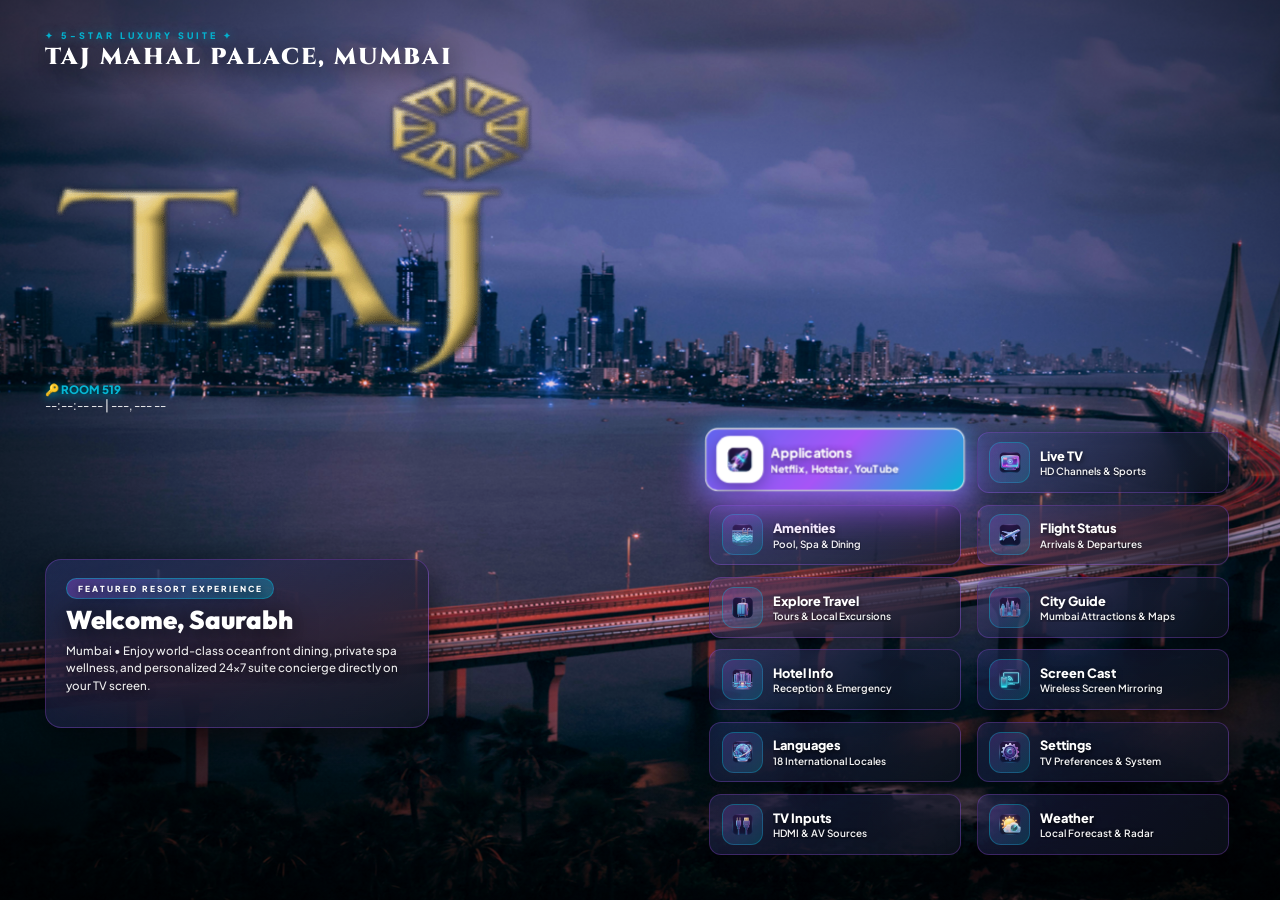
<file: NewUiTvTemplate/index2.html>
<!DOCTYPE html>
<html lang="en">
<head>
    <meta charset="UTF-8">
    <meta name="viewport" content="width=device-width, initial-scale=1.0, maximum-scale=1.0, user-scalable=no">
    <title>Smart TV UI - Split Glass Hub (Variant 2)</title>
    
    <link rel="stylesheet" href="css/style.css">
    <link rel="stylesheet" href="css/tv-navigation.css">
    <link rel="stylesheet" href="css/components.css">
    <link rel="stylesheet" href="css/pages/index2.css">
    
    <script src="js/bridge.js" defer></script>
    <script src="js/tv-navigation.js" defer></script>
    <script src="js/api.js" defer></script>
    <script src="js/index2.js" defer></script>
</head>
<body class="tv-viewport">

    <!-- Edge-to-Edge 4K Background Slider -->
    <div class="tv-bg-wrapper">
        <div id="bg-slide-1" class="bg-image-slide active-slide" style="background-image: url('../images/main.jpg');"></div>
        <div id="bg-slide-2" class="bg-image-slide" style="background-image: url('../images/2main.jpg');"></div>
        <div class="split-vignette-overlay"></div>
    </div>

    <!-- Master TV Shell (Split Dual-Panel Creative Layout) -->
    <div class="split-tv-container">
        
        <!-- Top Glass Header Bar -->
        <header class="top-status-header">
            <div class="status-left">
                <span class="star-badge">✦ 5-STAR LUXURY SUITE ✦</span>
                <h1 id="hotel-title" class="brand-title">--</h1>
            </div>
            <div class="status-center">
                <img id="hotel-logo-img" src="" alt="Hotel Logo" class="top-brand-logo" style="display: none;">
            </div>
            <div class="status-right">
                <div id="room" class="status-pill room-pill">🔑 ROOM --</div>
                <div class="header-clock-badge">
                    <span class="pulse-dot"></span>
                    <span id="live-clock">--:--:-- -- | ---, --- --</span>
                </div>
            </div>
        </header>

        <!-- Main Split Workspace (Left Spotlight + Right 2-Column Interactive Tiles) -->
        <main class="split-main-workspace">
            
            <!-- Left Side Spotlight Glass Card -->
            <section class="split-spotlight-left">
                <div class="spotlight-glass-box">
                    <span class="spotlight-tag">FEATURED RESORT EXPERIENCE</span>
                    <h2 id="greeting" class="spotlight-headline">Welcome, Mr. Saurabh</h2>
                    <p id="hotel-description" class="spotlight-desc">Mumbai • Enjoy world-class oceanfront dining, private spa wellness, and personalized 24x7 suite concierge directly on your TV screen.</p>
                </div>
            </section>

            <!-- Right Side 2-Column Interactive Glass Tiles Grid -->
            <section class="split-tiles-right">
                <div class="tiles-grid-container">
                    
                    <!-- Tile 1: Applications -->
                    <div class="grid-tile-card focusable" tabindex="0" data-menu-id="applications" data-action="apps">
                        <div class="tile-icon-wrapper"><img src="images/icons/applications.png" class="tile-icon-img" alt="Applications" loading="lazy" decoding="async"></div>
                        <div class="tile-content">
                            <span class="tile-title">Applications</span>
                            <span class="tile-sub">Netflix, Hotstar, YouTube</span>
                        </div>
                    </div>

                    <!-- Tile 2: Live TV -->
                    <div class="grid-tile-card focusable" tabindex="0" data-menu-id="live_tv" data-action="livetv">
                        <div class="tile-icon-wrapper"><img src="images/icons/livetv.png" class="tile-icon-img" alt="Live TV" loading="lazy" decoding="async"></div>
                        <div class="tile-content">
                            <span class="tile-title">Live TV</span>
                            <span class="tile-sub">HD Channels & Sports</span>
                        </div>
                    </div>

                    <!-- Tile 3: Amenities -->
                    <div class="grid-tile-card focusable" tabindex="0" data-menu-id="amenities" data-link="pages/amenities.html">
                        <div class="tile-icon-wrapper"><img src="images/icons/amenities.png" class="tile-icon-img" alt="Amenities" loading="lazy" decoding="async"></div>
                        <div class="tile-content">
                            <span class="tile-title">Amenities</span>
                            <span class="tile-sub">Pool, Spa & Dining</span>
                        </div>
                    </div>

                    <!-- Tile 4: Flight Tracker -->
                    <div class="grid-tile-card focusable" tabindex="0" data-menu-id="flights" data-link="pages/flights.html">
                        <div class="tile-icon-wrapper"><img src="images/icons/flights.png" class="tile-icon-img" alt="Flight Status" loading="lazy" decoding="async"></div>
                        <div class="tile-content">
                            <span class="tile-title">Flight Status</span>
                            <span class="tile-sub">Arrivals & Departures</span>
                        </div>
                    </div>

                    <!-- Tile 5: Explore Travel -->
                    <div class="grid-tile-card focusable" tabindex="0" data-menu-id="travel" data-link="pages/travel.html">
                        <div class="tile-icon-wrapper"><img src="images/icons/travel.png" class="tile-icon-img" alt="Explore Travel" loading="lazy" decoding="async"></div>
                        <div class="tile-content">
                            <span class="tile-title">Explore Travel</span>
                            <span class="tile-sub">Tours & Local Excursions</span>
                        </div>
                    </div>

                    <!-- Tile 6: City Guide -->
                    <div class="grid-tile-card focusable" tabindex="0" data-menu-id="our_city" data-link="pages/city.html">
                        <div class="tile-icon-wrapper"><img src="images/icons/city.png" class="tile-icon-img" alt="City Guide" loading="lazy" decoding="async"></div>
                        <div class="tile-content">
                            <span class="tile-title">City Guide</span>
                            <span class="tile-sub">Mumbai Attractions & Maps</span>
                        </div>
                    </div>

                    <!-- Tile 7: Hotel Info -->
                    <div class="grid-tile-card focusable" tabindex="0" data-menu-id="hotel_info" data-link="pages/hotel_info.html">
                        <div class="tile-icon-wrapper"><img src="images/icons/hotel_info.png" class="tile-icon-img" alt="Hotel Info" loading="lazy" decoding="async"></div>
                        <div class="tile-content">
                            <span class="tile-title">Hotel Info</span>
                            <span class="tile-sub">Reception & Emergency</span>
                        </div>
                    </div>

                    <!-- Tile 8: Screen Cast -->
                    <div class="grid-tile-card focusable" tabindex="0" data-menu-id="screen_cast" data-action="cast">
                        <div class="tile-icon-wrapper"><img src="images/icons/cast.png" class="tile-icon-img" alt="Screen Cast" loading="lazy" decoding="async"></div>
                        <div class="tile-content">
                            <span class="tile-title">Screen Cast</span>
                            <span class="tile-sub">Wireless Screen Mirroring</span>
                        </div>
                    </div>

                    <!-- Tile 9: Languages -->
                    <div class="grid-tile-card focusable" tabindex="0" data-menu-id="languages" data-link="pages/languages.html">
                        <div class="tile-icon-wrapper"><img src="images/icons/languages.png" class="tile-icon-img" alt="Languages" loading="lazy" decoding="async"></div>
                        <div class="tile-content">
                            <span class="tile-title">Languages</span>
                            <span class="tile-sub">18 International Locales</span>
                        </div>
                    </div>

                    <!-- Tile 10: Settings -->
                    <div class="grid-tile-card focusable" tabindex="0" data-menu-id="settings" data-link="pages/settings.html">
                        <div class="tile-icon-wrapper"><img src="images/icons/settings.png" class="tile-icon-img" alt="Settings" loading="lazy" decoding="async"></div>
                        <div class="tile-content">
                            <span class="tile-title">Settings</span>
                            <span class="tile-sub">TV Preferences & System</span>
                        </div>
                    </div>

                    <!-- Tile 11: Inputs -->
                    <div class="grid-tile-card focusable" tabindex="0" data-menu-id="input" data-action="input">
                        <div class="tile-icon-wrapper"><img src="images/icons/input.png" class="tile-icon-img" alt="TV Inputs" loading="lazy" decoding="async"></div>
                        <div class="tile-content">
                            <span class="tile-title">TV Inputs</span>
                            <span class="tile-sub">HDMI & AV Sources</span>
                        </div>
                    </div>

                    <!-- Tile 12: Weather -->
                    <div class="grid-tile-card focusable" tabindex="0" data-menu-id="weather" data-link="pages/weather.html">
                        <div class="tile-icon-wrapper"><img src="images/icons/weather.png" class="tile-icon-img" alt="Weather" loading="lazy" decoding="async"></div>
                        <div class="tile-content">
                            <span class="tile-title">Weather</span>
                            <span class="tile-sub">Local Forecast & Radar</span>
                        </div>
                    </div>

                </div>
            </section>

        </main>

    </div>

    <!-- SubPage View Overlay Iframe -->
    <div id="subPageOverlay" class="subpage-overlay hidden">
        <iframe id="subFrame" src="about:blank"></iframe>
    </div>

    <!-- Applications Grid Overlay Modal -->
    <div id="appsOverlay" class="tv-overlay hidden">
        <div class="overlay-modal-glass">
            <div class="modal-header">
                <h2 id="appsTitle">Installed Applications</h2>
                <button class="tv-btn focusable" id="appsCloseBtn" tabindex="0">✕ Close</button>
            </div>
            <div id="apps-container" class="apps-grid">
                <!-- Dynamically populated app cards -->
            </div>
        </div>
    </div>

    <!-- Screen Cast Overlay Modal -->
    <div id="castOverlay" class="tv-overlay hidden">
        <div class="cast-modal-card">
            <div class="cast-icon-wrapper"><img src="images/icons/cast.png" alt="Screen Cast" class="cast-icon-img"></div>
            <h2 class="cast-modal-title">Wireless Screen Cast</h2>
            <p class="cast-modal-desc" id="cast-desc">Connect your Mobile device to the hotel Wi-Fi and select <strong id="cast-device-name"></strong> from your screen cast menu.</p>
            <button class="tv-btn focusable" id="castCloseBtn" tabindex="0">Close</button>
        </div>
    </div>

</body>
</html>
</file>
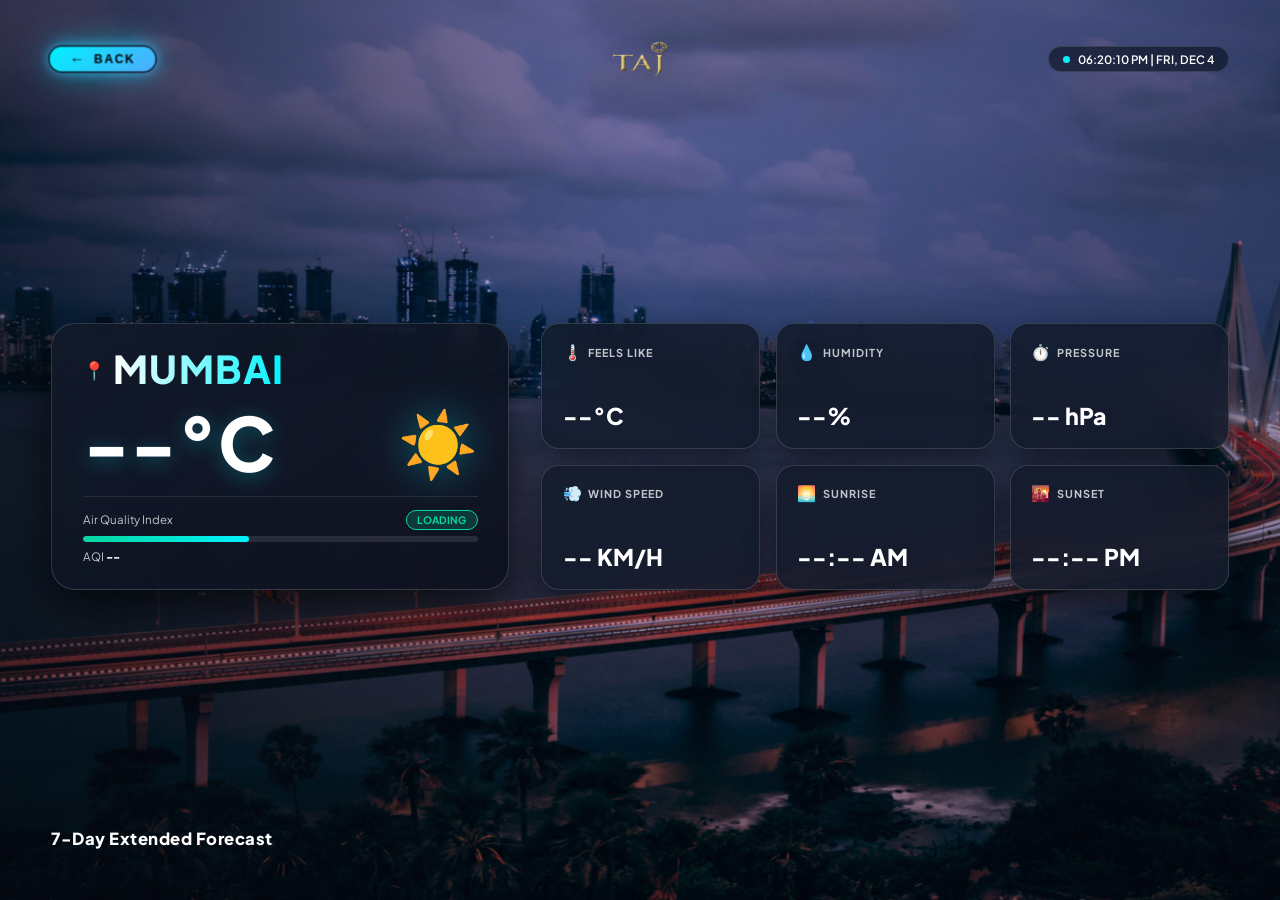
<file: NewUiTvTemplate/pages/weather.html>
<!DOCTYPE html>
<html lang="en">

<head>
    <meta charset="UTF-8">
    <meta name="viewport" content="width=device-width, initial-scale=1.0, maximum-scale=1.0, user-scalable=no">
    <title>Next-Gen Smart TV Weather Dashboard</title>

    <link rel="stylesheet" href="../css/style.css">
    <link rel="stylesheet" href="../css/tv-navigation.css">
    <link rel="stylesheet" href="../css/components.css">
    <link rel="stylesheet" href="../css/components/page-header.css">
    <link rel="stylesheet" href="../css/pages/weather.css">

    <script src="../js/bridge.js" defer></script>
    <script src="../js/tv-navigation.js" defer></script>
    <script src="../js/api.js" defer></script>
    <script src="../js/components/page-header.js" defer></script>
    <script src="../js/modules/weather.js" defer></script>
</head>

<body class="tv-viewport">

    <!-- Dynamic Ken-Burns Ambient Background Slider -->
    <div class="tv-bg-wrapper">
        <div id="bg-slide-1" class="bg-image-slide active-slide"></div>
        <div id="bg-slide-2" class="bg-image-slide"></div>
        <div class="bg-overlay-gradient"></div>
    </div>

    <!-- Loading State Overlay -->
    <div id="weather-loading" class="tv-overlay hidden" style="display: none;">
        <div class="tv-spinner"></div>
        <p class="loading-text">Fetching Live Weather Data...</p>
    </div>



    <!-- Main TV Layout Container (10ft Interface Safe Zone) -->
    <main class="tv-safe-zone">

        <!-- Shared Header Component: BACK + Logo + Clock -->
        <div id="page-header"></div>

        <!-- Main Hero Weather Grid (Primary Card + Metrics Grid) -->
        <section class="hero-weather-section">

            <!-- Primary Temp Glass Card -->
            <div class="primary-hero-card glass-card focusable" tabindex="0">
                <div class="hero-card-header">
                    <div class="city-location-wrap">
                        <span class="loc-pin">📍</span>
                        <h1 id="city-name" class="modern-city-title">--</h1>
                    </div>
                </div>

                <div class="hero-temp-body">
                    <div id="cur-temp" class="hero-temp-val">--°C</div>
                    <div id="hero-weather-icon-box" class="hero-icon-container">
                        <span id="hero-w-emoji" class="hero-weather-emoji">☀️</span>
                    </div>
                </div>

                <div class="hero-aqi-footer">
                    <div class="aqi-meta">
                        <span class="aqi-lbl">Air Quality Index</span>
                        <span id="aqi-text" class="aqi-tag-badge">LOADING</span>
                    </div>
                    <div class="aqi-bar-wrapper">
                        <div id="cur-aqi-bar" class="aqi-fill-bar" style="width: 42%;"></div>
                    </div>
                    <div class="aqi-val-num">AQI <strong id="cur-aqi">--</strong></div>
                </div>
            </div>

            <!-- Right Key Metrics Glass Panel -->
            <div class="modern-metrics-grid">
                <div class="metric-glass-tile focusable" tabindex="0">
                    <div class="m-icon-row">🌡️ <span class="m-title">FEELS LIKE</span></div>
                    <span id="h-feels" class="m-value">--°C</span>
                </div>
                <div class="metric-glass-tile focusable" tabindex="0">
                    <div class="m-icon-row">💧 <span class="m-title">HUMIDITY</span></div>
                    <span id="h-hum" class="m-value">--%</span>
                </div>
                <div class="metric-glass-tile focusable" tabindex="0">
                    <div class="m-icon-row">⏱️ <span class="m-title">PRESSURE</span></div>
                    <span id="h-press" class="m-value">-- hPa</span>
                </div>
                <div class="metric-glass-tile focusable" tabindex="0">
                    <div class="m-icon-row">💨 <span class="m-title">WIND SPEED</span></div>
                    <span id="h-wind" class="m-value">-- KM/H</span>
                </div>
                <div class="metric-glass-tile focusable" tabindex="0">
                    <div class="m-icon-row">🌅 <span class="m-title">SUNRISE</span></div>
                    <span id="h-rise" class="m-value">--:-- AM</span>
                </div>
                <div class="metric-glass-tile focusable" tabindex="0">
                    <div class="m-icon-row">🌇 <span class="m-title">SUNSET</span></div>
                    <span id="h-set" class="m-value">--:-- PM</span>
                </div>
            </div>

        </section>

        <!-- 7-Day Extended Forecast Carousel Section -->
        <section class="forecast-section">
            <div class="forecast-section-header">
                <h2 class="forecast-title">7-Day Extended Forecast</h2>
            </div>
            <div id="forecast-row" class="modern-forecast-grid">
                <!-- Forecast Cards Rendered Dynamically -->
            </div>
        </section>

    </main>

</body>

</html>
</file>
<file: NewUiTvTemplate/css/style.css>
@import url('https://fonts.googleapis.com/css2?family=Outfit:wght@300;400;500;600;700;800;900&family=Plus+Jakarta+Sans:wght@400;500;600;700&display=swap');

/* Core Design System Tokens - Next-Gen Smart TV Experience */
:root {
    /* Color Palette */
    --bg-dark: #070a12;
    --bg-surface: rgba(18, 26, 43, 0.65);
    --bg-card: rgba(18, 26, 43, 0.65);
    --bg-glass: rgba(255, 255, 255, 0.05);
    --bg-glass-active: rgba(255, 255, 255, 0.12);
    --glass-border: rgba(255, 255, 255, 0.12);
    --glass-border-focus: rgba(0, 242, 254, 0.8);
    --glass-shadow: 0 16px 40px rgba(0, 0, 0, 0.6);
    --border-radius-lg: 16px;
    --border-radius-md: 12px;
    
    /* Vibrant Neon Accents */
    --accent-cyan: #00f2fe;
    --accent-blue: #4facfe;
    --accent-gold: #ffb703;
    --accent-purple: #7928ca;
    --accent-pink: #ff0080;
    
    /* Focus Ring System (10ft TV Spatial Navigation) */
    --focus-border: #00f2fe;
    --focus-glow: 0 0 30px rgba(0, 242, 254, 0.5), 0 0 10px rgba(79, 172, 254, 0.8);
    --focus-scale: scale(1.05);
    
    /* Typography */
    --font-heading: 'Outfit', -apple-system, BlinkMacSystemFont, sans-serif;
    --font-body: 'Plus Jakarta Sans', sans-serif;
    --text-primary: #ffffff;
    --text-secondary: rgba(255, 255, 255, 0.75);
    --text-muted: rgba(255, 255, 255, 0.45);
    
    /* Radii & Transitions */
    --radius-xl: 24px;
    --radius-lg: 16px;
    --radius-md: 12px;
    --transition-fast: all 0.2s cubic-bezier(0.25, 1, 0.5, 1);
    --transition-smooth: all 0.35s cubic-bezier(0.16, 1, 0.3, 1);
}

/* Global Reset */
* {
    box-sizing: border-box;
    margin: 0;
    padding: 0;
    user-select: none;
    -webkit-user-select: none;
    outline: none;
    -ms-overflow-style: none !important;
    scrollbar-width: none !important;
}

/* Hide Scrollbars completely across Smart TV app */
::-webkit-scrollbar {
    display: none !important;
    width: 0 !important;
    height: 0 !important;
}

html, body {
    width: 100vw;
    height: 100vh;
    overflow: hidden;
    background-color: var(--bg-dark);
    font-family: var(--font-body);
    color: var(--text-primary);
    font-size: 1vw;
}

.tv-viewport {
    position: fixed;
    top: 0;
    left: 0;
    width: 100vw;
    height: 100vh;
    max-width: 100vw;
    max-height: 100vh;
    overflow: hidden !important;
    display: flex;
    box-sizing: border-box;
}

/* Dynamic Ken-Burns Ambient Background */
.tv-bg-wrapper {
    position: fixed;
    top: 0;
    left: 0;
    width: 100%;
    height: 100%;
    z-index: 1;
    overflow: hidden;
}

.bg-image-slide {
    position: absolute;
    top: -5%;
    left: -5%;
    width: 110%;
    height: 110%;
    background-size: cover;
    background-position: center;
    background-repeat: no-repeat;
    filter: brightness(0.88) contrast(1.05);
    opacity: 0;
    transition: opacity 1.5s ease-in-out, transform 10s ease-out;
    transform: scale(1);
}

.bg-image-slide.active-slide {
    opacity: 1;
    z-index: 2;
    transform: scale(1.05);
}

/* Single Image Smooth Ken-Burns Zoom In/Out Animation */
@keyframes kenburnsZoomPulse {
    0% {
        transform: scale(1);
    }
    50% {
        transform: scale(1.12);
    }
    100% {
        transform: scale(1);
    }
}

.bg-image-slide.single-zoom-pulse {
    opacity: 1 !important;
    z-index: 2 !important;
    animation: kenburnsZoomPulse 16s ease-in-out infinite alternate !important;
}

.bg-overlay-gradient {
    position: absolute;
    top: 0;
    left: 0;
    width: 100%;
    height: 100%;
    background: linear-gradient(to right, rgba(7, 10, 18, 0.55) 0%, rgba(7, 10, 18, 0.15) 50%, rgba(7, 10, 18, 0.35) 100%);
    z-index: 2;
}

/* Main Layout Shell */
.tv-shell-container {
    position: relative;
    z-index: 10;
    width: 100vw;
    height: 100vh;
    display: flex;
    padding: 2.5vw 3vw;
    gap: 2.5vw;
}
</file>
<file: NewUiTvTemplate/css/tv-navigation.css>
/* Spatial Navigation & Remote D-Pad Focus Highlighting */
.focusable {
    cursor: pointer;
    transition: var(--transition-smooth);
    position: relative;
    border: 2px solid transparent;
}

.focusable:focus,
.focusable.focused {
    border-color: var(--focus-border-color) !important;
    box-shadow: var(--focus-glow) !important;
    transform: var(--focus-scale) !important;
    z-index: 100 !important;
    outline: none !important;
}

/* Button & Card Focus States */
.tv-btn.focusable:focus,
.tv-btn.focusable.focused {
    background: linear-gradient(135deg, var(--accent-cyan), var(--accent-blue));
    color: #000;
    font-weight: 700;
}

.tv-icon-btn.focusable:focus,
.tv-icon-btn.focusable.focused {
    background: rgba(255, 255, 255, 0.25);
    border-color: var(--accent-blue);
}
</file>
<file: NewUiTvTemplate/css/components.css>
/* Reusable Glassmorphism Cards & Overlay Components */
.glass-card {
    background: var(--bg-card);
    backdrop-filter: blur(20px);
    -webkit-backdrop-filter: blur(20px);
    border: 1px solid var(--glass-border);
    border-radius: var(--border-radius-lg);
    box-shadow: var(--glass-shadow);
    padding: 2vw;
}

.glass-panel {
    background: rgba(15, 23, 42, 0.65);
    backdrop-filter: blur(16px);
    -webkit-backdrop-filter: blur(16px);
    border: 1px solid var(--glass-border);
    border-radius: var(--border-radius-lg);
    box-shadow: var(--glass-shadow);
}

.tv-btn {
    display: inline-flex;
    align-items: center;
    justify-content: center;
    padding: 0.8vw 2vw;
    font-size: 1.1vw;
    border-radius: var(--border-radius-md);
    background: rgba(255, 255, 255, 0.12);
    color: var(--text-primary);
    border: 1px solid var(--glass-border);
}

.tv-icon-btn {
    display: inline-flex;
    align-items: center;
    gap: 0.5vw;
    padding: 0.6vw 1.2vw;
    font-size: 1vw;
    border-radius: 30px;
    background: rgba(255, 255, 255, 0.1);
    color: var(--text-primary);
    border: 1px solid var(--glass-border);
}

/* TV Overlay & Modal System */
.hidden,
.tv-overlay.hidden {
    display: none !important;
}

.tv-overlay {
    position: fixed;
    top: 0;
    left: 0;
    width: 100vw;
    height: 100vh;
    background: rgba(7, 10, 18, 0.65);
    backdrop-filter: blur(18px);
    -webkit-backdrop-filter: blur(18px);
    z-index: 10000;
    display: flex;
    flex-direction: column;
    align-items: center;
    justify-content: flex-start;
    padding: 0;
    margin: 0;
    overflow: hidden;
}

.overlay-modal-glass {
    background: linear-gradient(145deg, rgba(12, 17, 29, 0.72), rgba(7, 10, 18, 0.65));
    border: none;
    border-radius: 0;
    padding: 3.5vw 5vw;
    width: 100vw;
    height: 100vh;
    max-width: 100vw;
    max-height: 100vh;
    overflow-y: auto;
    box-shadow: none;
    -ms-overflow-style: none;
    scrollbar-width: none;
}

.overlay-modal-glass::-webkit-scrollbar {
    display: none !important;
    width: 0 !important;
    height: 0 !important;
}

.modal-header {
    display: flex;
    justify-content: space-between;
    align-items: center;
    margin-bottom: 2.5vw;
    padding-bottom: 1vw;
    border-bottom: 1px solid rgba(255, 255, 255, 0.1);
}

.modal-header h2 {
    font-size: 2.2vw;
    font-weight: 800;
    color: #ffffff;
    letter-spacing: 0.5px;
}

.apps-grid {
    display: grid;
    grid-template-columns: repeat(5, 1fr);
    gap: 1.5vw;
}

.app-card {
    background: rgba(255, 255, 255, 0.08);
    border: 1px solid var(--glass-border);
    border-radius: var(--border-radius-md);
    padding: 1.5vw;
    display: flex;
    flex-direction: column;
    align-items: center;
    gap: 0.8vw;
    text-align: center;
    transition: var(--transition-smooth);
}

.app-icon-wrapper {
    font-size: 3vw;
}

.app-name {
    font-size: 1vw;
    font-weight: 700;
    color: var(--text-primary);
}

.cast-box {
    text-align: center;
    max-width: 600px;
    display: flex;
    flex-direction: column;
    align-items: center;
    gap: 1vw;
}

#castOverlay {
    justify-content: center !important;
    align-items: center !important;
}

/* Screen Cast Centered Dialog Card */
.cast-modal-card {
    background: linear-gradient(145deg, rgba(22, 30, 48, 0.88), rgba(12, 16, 28, 0.88));
    backdrop-filter: blur(24px);
    -webkit-backdrop-filter: blur(24px);
    border: 1px solid rgba(255, 255, 255, 0.18);
    border-radius: 24px;
    padding: 3vw 4vw;
    width: 38vw;
    max-width: 600px;
    text-align: center;
    display: flex;
    flex-direction: column;
    align-items: center;
    gap: 1.2vw;
    box-shadow: 0 25px 60px rgba(0, 0, 0, 0.8), 0 0 50px rgba(0, 242, 254, 0.2);
    animation: modalFadeIn 0.3s cubic-bezier(0.16, 1, 0.3, 1);
}

.cast-icon-wrapper {
    display: flex;
    align-items: center;
    justify-content: center;
    margin-bottom: 0.4vw;
}

.cast-icon-img {
    width: 4.5vw;
    height: 4.5vw;
    object-fit: contain;
    filter: drop-shadow(0 4px 15px rgba(0, 242, 254, 0.5));
}

.cast-modal-title {
    font-size: 2vw;
    font-weight: 800;
    color: var(--accent-cyan);
    letter-spacing: 0.5px;
}

.cast-modal-desc {
    font-size: 1.1vw;
    color: var(--text-secondary);
    line-height: 1.6;
    margin-bottom: 0.8vw;
}

.cast-modal-desc strong {
    color: #ffffff;
    font-weight: 700;
}

#appsCloseBtn, #castCloseBtn {
    background: rgba(255, 255, 255, 0.12);
    border: 1px solid rgba(255, 255, 255, 0.2);
    color: #ffffff;
    font-size: 1.1vw;
    font-weight: 700;
    padding: 0.7vw 1.8vw;
    border-radius: 30px;
    cursor: pointer;
    transition: all 0.25s cubic-bezier(0.16, 1, 0.3, 1);
}

#appsCloseBtn:focus, #appsCloseBtn:hover,
#castCloseBtn:focus, #castCloseBtn:hover {
    background: linear-gradient(135deg, #00f2fe 0%, #4facfe 100%);
    color: #000000;
    border-color: #00f2fe;
    box-shadow: 0 0 30px rgba(0, 242, 254, 0.8);
    transform: scale(1.08);
}

/* Reusable Glassmorphism Smart TV Offline Modal Component */
.tv-offline-modal-overlay {
    position: fixed;
    top: 0;
    left: 0;
    width: 100vw;
    height: 100vh;
    background: rgba(7, 10, 18, 0.55);
    backdrop-filter: blur(14px);
    -webkit-backdrop-filter: blur(14px);
    z-index: 9999;
    display: flex;
    align-items: center;
    justify-content: center;
    animation: modalFadeIn 0.3s cubic-bezier(0.16, 1, 0.3, 1);
}

@keyframes modalFadeIn {
    from { opacity: 0; transform: scale(0.95); }
    to { opacity: 1; transform: scale(1); }
}

.tv-offline-modal-card {
    background: linear-gradient(145deg, rgba(22, 30, 48, 0.85), rgba(12, 16, 28, 0.85));
    border: 1px solid rgba(255, 255, 255, 0.18);
    border-radius: 24px;
    padding: 2.5vw 3.5vw;
    width: 36vw;
    text-align: center;
    display: flex;
    flex-direction: column;
    align-items: center;
    gap: 1vw;
    box-shadow: 0 25px 60px rgba(0, 0, 0, 0.8), 0 0 40px rgba(255, 77, 79, 0.2);
}

.tv-offline-icon-badge {
    font-size: 3.8vw;
    line-height: 1;
    filter: drop-shadow(0 4px 15px rgba(255, 77, 79, 0.4));
}

.tv-offline-title {
    font-size: 1.8vw;
    font-weight: 800;
    color: #ffffff;
    margin: 0;
    letter-spacing: 0.5px;
}

.tv-offline-desc {
    font-size: 1vw;
    color: rgba(255, 255, 255, 0.75);
    line-height: 1.5;
    margin: 0;
}

.tv-offline-btn {
    margin-top: 0.8vw;
    padding: 0.8vw 2.4vw;
    border-radius: 30px;
    background: linear-gradient(135deg, #00f2fe 0%, #4facfe 100%);
    border: 1px solid #00f2fe;
    color: #000000;
    font-size: 1vw;
    font-weight: 800;
    letter-spacing: 1px;
    cursor: pointer;
    box-shadow: 0 8px 25px rgba(0, 242, 254, 0.5);
    transition: all 0.25s cubic-bezier(0.16, 1, 0.3, 1);
}

.tv-offline-btn:focus, .tv-offline-btn:hover {
    transform: scale(1.08);
    box-shadow: 0 0 30px rgba(0, 242, 254, 0.9);
}

.loading-active { display: flex; }
.error-hidden { display: none; }

.tv-spinner {
    width: 4vw;
    height: 4vw;
    border: 4px solid rgba(255, 255, 255, 0.1);
    border-top: 4px solid var(--accent-blue);
    border-radius: 50%;
    animation: spin 1s linear infinite;
}

@keyframes spin {
    0% { transform: rotate(0deg); }
    100% { transform: rotate(360deg); }
}
</file>
<file: NewUiTvTemplate/css/pages/index2.css>
@import url('https://fonts.googleapis.com/css2?family=Cinzel:wght@600;700;800;900&family=Outfit:wght@400;500;600;700;800;900&display=swap');

/* Electric Neon Aurora Violet & Cyan Smart TV OS (Variant 2) */
:root {
    --indigo-primary: #6366f1;
    --purple-accent: #a855f7;
    --cyan-light: #06b6d4;
    --aurora-glow: 0 15px 40px rgba(168, 85, 247, 0.85), 0 0 25px rgba(6, 182, 212, 0.6);
}

/* Soft Full-Screen Radial Black Overlay */
.split-vignette-overlay {
    position: absolute;
    top: 0;
    left: 0;
    width: 100%;
    height: 100%;
    background: radial-gradient(ellipse at center, transparent 40%, rgba(0, 0, 0, 0.35) 75%, rgba(0, 0, 0, 0.6) 100%),
                linear-gradient(to top, rgba(0, 0, 0, 0.4) 0%, transparent 35%);
    z-index: 2;
    pointer-events: none;
}

/* Master Layout */
.split-tv-container {
    position: relative;
    z-index: 10;
    width: 100vw;
    height: 100vh;
    display: flex;
    flex-direction: column;
    justify-content: space-between;
    padding: 2vw 3.5vw;
}

/* Top Glass Header */
.split-top-bar {
    display: flex;
    justify-content: space-between;
    align-items: flex-start;
    padding-top: 0.5vw;
}

.header-brand-left {
    display: flex;
    flex-direction: column;
    gap: 0.2vw;
}

.star-badge {
    font-size: 0.7vw;
    font-weight: 800;
    letter-spacing: 3px;
    color: var(--cyan-light);
    text-shadow: 0 0 10px rgba(6, 182, 212, 0.6);
}

.brand-title {
    font-family: 'Cinzel', serif;
    font-size: 1.8vw;
    font-weight: 900;
    letter-spacing: 2px;
    color: #ffffff;
    text-shadow: 0 4px 25px rgba(0, 0, 0, 0.95);
}

.header-widgets-right {
    display: flex;
    gap: 1vw;
    align-items: center;
}

.pill-chip {
    background: rgba(15, 20, 32, 0.65);
    backdrop-filter: blur(20px);
    -webkit-backdrop-filter: blur(20px);
    border: 1px solid rgba(6, 182, 212, 0.35);
    padding: 0.5vw 1.2vw;
    border-radius: 30px;
    box-shadow: 0 6px 20px rgba(0, 0, 0, 0.5);
}

.room-pill {
    font-size: 0.9vw;
    font-weight: 800;
    color: var(--cyan-light);
    text-shadow: 0 2px 10px rgba(6, 182, 212, 0.8);
}

.clock-pill {
    display: flex;
    flex-direction: column;
    align-items: flex-end;
    border-radius: 18px;
}

.time-main {
    font-size: 1vw;
    font-weight: 800;
    color: #ffffff;
    text-shadow: 0 2px 10px rgba(0, 0, 0, 0.9);
}

.date-sub {
    font-size: 0.7vw;
    color: rgba(255, 255, 255, 0.75);
}

/* Main Split Workspace */
.split-main-workspace {
    flex: 1;
    display: grid;
    grid-template-columns: 1fr 0.85fr;
    gap: 2.5vw;
    align-items: center;
}

/* Left Side Spotlight Glass Card */
.split-spotlight-left {
    display: flex;
    align-items: center;
}

.spotlight-glass-box {
    max-width: 30vw;
    background: linear-gradient(135deg, rgba(99, 102, 241, 0.18), rgba(15, 20, 32, 0.7));
    backdrop-filter: blur(28px);
    -webkit-backdrop-filter: blur(28px);
    border: 1.5px solid rgba(168, 85, 247, 0.3);
    border-radius: var(--radius-lg);
    padding: 1.4vw 1.6vw;
    box-shadow: 0 12px 35px rgba(0, 0, 0, 0.6);
}

.spotlight-tag {
    display: inline-block;
    font-size: 0.65vw;
    font-weight: 800;
    letter-spacing: 2px;
    color: #ffffff;
    background: linear-gradient(135deg, rgba(168, 85, 247, 0.35), rgba(6, 182, 212, 0.35));
    padding: 0.3vw 0.8vw;
    border-radius: 20px;
    border: 1.5px solid rgba(6, 182, 212, 0.45);
    margin-bottom: 0.6vw;
    text-shadow: 0 2px 8px rgba(0, 0, 0, 0.8);
}

.spotlight-headline {
    font-family: 'Outfit', sans-serif;
    font-size: 2vw;
    font-weight: 900;
    line-height: 1.1;
    color: #ffffff;
    text-shadow: 0 4px 25px rgba(0, 0, 0, 0.95);
    margin-bottom: 0.6vw;
}

.spotlight-desc {
    font-size: 0.9vw;
    color: rgba(255, 255, 255, 0.92);
    font-weight: 500;
    line-height: 1.5;
    margin-bottom: 1.2vw;
    text-shadow: 0 2px 10px rgba(0, 0, 0, 0.9);
}

/* Right Side 2-Column Floating Tiles Grid (Zero Dark Background Box) */
.split-tiles-right {
    height: 100%;
    display: flex;
    align-items: center;
    justify-content: flex-end;
    background: transparent !important;
    box-shadow: none !important;
}

.tiles-grid-container {
    width: 100%;
    display: grid;
    grid-template-columns: repeat(2, 1fr);
    gap: 0.9vw 1.2vw;
    padding: 0.5vw;
    background: transparent !important;
    box-shadow: none !important;
    overflow: visible !important;
}

.tiles-grid-container::-webkit-scrollbar {
    display: none !important;
    width: 0 !important;
    height: 0 !important;
}

.grid-tile-card {
    background: linear-gradient(135deg, rgba(99, 102, 241, 0.16), rgba(15, 20, 32, 0.68));
    backdrop-filter: blur(24px);
    -webkit-backdrop-filter: blur(24px);
    border: 1.5px solid rgba(168, 85, 247, 0.28);
    border-radius: var(--radius-md);
    padding: 0.7vw 0.9vw;
    display: flex;
    align-items: center;
    gap: 0.8vw;
    box-shadow: 0 6px 20px rgba(0, 0, 0, 0.3);
    transition: all 0.25s ease-out;
    cursor: pointer;
}

.tile-icon-wrapper {
    font-size: 1.6vw;
    width: 3.2vw;
    height: 3.2vw;
    background: linear-gradient(135deg, rgba(168, 85, 247, 0.2), rgba(6, 182, 212, 0.2));
    border-radius: 12px;
    display: flex;
    align-items: center;
    justify-content: center;
    border: 1px solid rgba(6, 182, 212, 0.35);
    flex-shrink: 0;
    transition: transform 0.25s ease, background 0.25s ease;
}

.tile-icon-img {
    width: 2vw;
    height: 2vw;
    object-fit: contain;
}

.tile-content {
    display: flex;
    flex-direction: column;
    gap: 0.1vw;
    overflow: hidden;
}

.tile-title {
    font-size: 1vw;
    font-weight: 800;
    color: #ffffff;
    white-space: nowrap;
    text-shadow: 0 2px 6px rgba(0, 0, 0, 0.9);
}

.tile-sub {
    font-size: 0.78vw;
    font-weight: 600;
    color: rgba(255, 255, 255, 0.95);
    white-space: nowrap;
    text-overflow: ellipsis;
    overflow: hidden;
    text-shadow: 0 1px 4px rgba(0, 0, 0, 0.9);
}

/* Electric Neon Aurora Focused State */
.grid-tile-card.focused {
    background: linear-gradient(135deg, #6366f1 0%, #a855f7 50%, #06b6d4 100%) !important;
    border-color: #ffffff !important;
    box-shadow: var(--aurora-glow) !important;
    transform: translateY(-3px) scale(1.03) !important;
    outline: none !important;
    z-index: 100 !important;
}

.grid-tile-card.focused .tile-icon-wrapper {
    background: #ffffff !important;
    color: #6366f1 !important;
    transform: scale(1.12);
    border-color: transparent !important;
    box-shadow: 0 4px 15px rgba(0, 0, 0, 0.3);
}

.grid-tile-card.focused .tile-title,
.grid-tile-card.focused .tile-sub {
    color: #ffffff !important;
    font-weight: 900 !important;
    text-shadow: 0 2px 8px rgba(0, 0, 0, 0.6) !important;
}
</file>
<file: NewUiTvTemplate/css/components/page-header.css>
/* ─── Shared TV Page Header Component Styles ─────────────────────────
 * Used by: weather.html, hotel_info.html, amenities.html, and all subpages
 * Matches the weather page header look exactly
 * ──────────────────────────────────────────────────────────────────── */

.tv-page-header {
    display: flex;
    justify-content: space-between;
    align-items: center;
    width: 100%;
    height: 6vh;
    flex-shrink: 0;
}

/* Left — BACK button */
.tph-left, .tph-right {
    flex: 1;
    display: flex;
    align-items: center;
    gap: 0.8vw;
}
.tph-right { justify-content: flex-end; }
.tph-center {
    display: flex;
    justify-content: center;
    align-items: center;
}

/* Hotel Logo */
.tph-logo {
    max-height: 4vh;
    max-width: 14vw;
    object-fit: contain;
    filter: drop-shadow(0 4px 15px rgba(0, 0, 0, 0.7));
}

/* Glass Pill BACK Button — matches weather page exactly */
.tph-back-btn {
    display: inline-flex;
    align-items: center;
    gap: 0.6vw;
    padding: 0.55vh 1.5vw;
    border-radius: 30px;
    background: rgba(255, 255, 255, 0.08);
    backdrop-filter: blur(20px);
    -webkit-backdrop-filter: blur(20px);
    border: 1px solid rgba(255, 255, 255, 0.18);
    color: #fff;
    font-size: 0.9vw;
    font-weight: 700;
    letter-spacing: 1.5px;
    cursor: pointer;
    transition: all 0.25s cubic-bezier(0.16, 1, 0.3, 1);
    box-shadow: 0 8px 25px rgba(0, 0, 0, 0.4);
    white-space: nowrap;
    user-select: none;
}

.tph-back-arrow {
    font-size: 1.1vw;
    line-height: 1;
}

.tph-back-btn:focus,
.tph-back-btn:hover,
.tph-back-btn.focused {
    background: linear-gradient(135deg, #00f2fe 0%, #4facfe 100%);
    border-color: #00f2fe;
    color: #000;
    box-shadow: 0 0 28px rgba(0, 242, 254, 0.9);
    transform: scale(1.06);
    outline: none;
}

/* Live Clock Badge */
.tph-clock-badge {
    display: flex;
    align-items: center;
    gap: 0.6vw;
    padding: 0.45vh 1.1vw;
    background: rgba(15, 23, 42, 0.7);
    backdrop-filter: blur(16px);
    -webkit-backdrop-filter: blur(16px);
    border: 1px solid rgba(255, 255, 255, 0.12);
    border-radius: 20px;
    white-space: nowrap;
}

.tph-clock-text {
    font-size: 0.9vw;
    font-weight: 600;
    color: #fff;
}

.tph-pulse-dot {
    width: 7px;
    height: 7px;
    border-radius: 50%;
    background: #00f2fe;
    flex-shrink: 0;
    animation: tph-pulse 2s ease-in-out infinite;
}

@keyframes tph-pulse {
    0%, 100% { box-shadow: 0 0 4px #00f2fe; opacity: 1; }
    50%       { box-shadow: 0 0 14px #00f2fe; opacity: 0.6; }
}
</file>
<file: NewUiTvTemplate/css/pages/weather.css>
/* Next-Gen Ultra-Sleek Smart TV Weather Dashboard Styling */

.tv-safe-zone {
    position: relative;
    z-index: 10;
    width: 100vw;
    height: 100vh;
    padding: 2.5vw 4vw;
    display: flex;
    flex-direction: column;
    justify-content: space-between;
    box-sizing: border-box;
}

/* Top Header Navigation Row */
.tv-header-row {
    display: flex;
    justify-content: space-between;
    align-items: center;
    width: 100%;
}

.header-left, .header-right {
    flex: 1;
    display: flex;
    align-items: center;
    gap: 0.8vw;
}

.header-right {
    justify-content: flex-end;
}

.header-center {
    display: flex;
    justify-content: center;
    align-items: center;
}

.brand-logo-img {
    max-height: 3.8vw;
    max-width: 15vw;
    object-fit: contain;
    filter: drop-shadow(0 4px 15px rgba(0, 0, 0, 0.7));
}

/* Glass Pill BACK Button */
.tv-glass-back-btn {
    display: inline-flex;
    align-items: center;
    gap: 0.6vw;
    padding: 0.6vw 1.6vw;
    border-radius: 30px;
    background: rgba(255, 255, 255, 0.08);
    backdrop-filter: blur(20px);
    -webkit-backdrop-filter: blur(20px);
    border: 1px solid rgba(255, 255, 255, 0.18);
    color: var(--text-primary);
    font-size: 1vw;
    font-weight: 700;
    letter-spacing: 1px;
    cursor: pointer;
    transition: all 0.25s cubic-bezier(0.16, 1, 0.3, 1);
    box-shadow: 0 8px 25px rgba(0, 0, 0, 0.4);
}

.tv-glass-back-btn:focus, .tv-glass-back-btn:hover {
    background: linear-gradient(135deg, #00f2fe 0%, #4facfe 100%);
    border-color: #00f2fe;
    color: #000000;
    box-shadow: 0 0 30px rgba(0, 242, 254, 0.9);
    transform: scale(1.06);
}

.back-icon {
    font-size: 1.2vw;
}

/* Live Header Clock Badge */
.header-clock-badge {
    display: flex;
    align-items: center;
    gap: 0.6vw;
    padding: 0.5vw 1.2vw;
    background: rgba(15, 23, 42, 0.7);
    backdrop-filter: blur(16px);
    border: 1px solid rgba(255, 255, 255, 0.12);
    border-radius: 20px;
    font-size: 1vw;
    font-weight: 600;
    color: var(--text-secondary);
}

.pulse-dot {
    width: 8px;
    height: 8px;
    border-radius: 50%;
    background: #00f2fe;
    box-shadow: 0 0 10px #00f2fe;
    animation: pulseGlow 2s infinite alternate;
}

@keyframes pulseGlow {
    0% { opacity: 0.4; transform: scale(0.8); }
    100% { opacity: 1; transform: scale(1.2); }
}

/* Main Hero Grid Section */
.hero-weather-section {
    display: grid;
    grid-template-columns: 1.2fr 1.8fr;
    gap: 2.5vw;
    align-items: stretch;
}

/* Left Primary Hero Card */
.primary-hero-card {
    background: linear-gradient(145deg, rgba(18, 26, 43, 0.9), rgba(10, 14, 26, 0.85));
    backdrop-filter: blur(24px);
    -webkit-backdrop-filter: blur(24px);
    border: 1px solid rgba(255, 255, 255, 0.15);
    border-radius: 24px;
    padding: 2vw 2.4vw;
    display: flex;
    flex-direction: column;
    justify-content: space-between;
    box-shadow: 0 20px 50px rgba(0, 0, 0, 0.7);
    transition: transform 0.25s ease, border-color 0.25s ease;
}

.primary-hero-card:focus {
    border-color: var(--accent-cyan);
    box-shadow: var(--focus-glow);
    transform: scale(1.02);
}

.city-location-wrap {
    display: flex;
    align-items: center;
    gap: 0.6vw;
}

.loc-pin {
    font-size: 1.4vw;
}

.modern-city-title {
    font-size: 3vw;
    font-weight: 800;
    background: linear-gradient(to right, #ffffff, #00f2fe);
    -webkit-background-clip: text;
    background-clip: text;
    -webkit-text-fill-color: transparent;
    text-transform: uppercase;
    letter-spacing: 1.5px;
    margin: 0;
    line-height: 1;
}

.hero-temp-body {
    display: flex;
    align-items: center;
    justify-content: space-between;
    margin: 1vw 0;
}

.hero-temp-val {
    font-size: 5.8vw;
    font-weight: 900;
    color: #ffffff;
    text-shadow: 0 4px 20px rgba(0, 242, 254, 0.3);
    line-height: 1;
}

.hero-weather-emoji {
    font-size: 5vw;
    display: inline-block;
    filter: drop-shadow(0 0 20px rgba(0, 242, 254, 0.4));
}

/* AQI Footer Section */
.hero-aqi-footer {
    padding-top: 1vw;
    border-top: 1px solid rgba(255, 255, 255, 0.1);
    display: flex;
    flex-direction: column;
    gap: 0.5vw;
}

.aqi-meta {
    display: flex;
    justify-content: space-between;
    align-items: center;
}

.aqi-lbl {
    font-size: 0.9vw;
    color: var(--text-secondary);
}

.aqi-tag-badge {
    font-size: 0.8vw;
    padding: 0.2vw 0.8vw;
    background: rgba(6, 214, 160, 0.18);
    border: 1px solid #06d6a0;
    color: #06d6a0;
    border-radius: 20px;
    font-weight: 700;
}

.aqi-bar-wrapper {
    width: 100%;
    height: 6px;
    background: rgba(255, 255, 255, 0.1);
    border-radius: 10px;
    overflow: hidden;
}

.aqi-fill-bar {
    height: 100%;
    background: linear-gradient(to right, #06d6a0, #00f2fe);
    border-radius: 10px;
}

.aqi-val-num {
    font-size: 0.9vw;
    color: var(--text-secondary);
}

.aqi-val-num strong {
    color: #ffffff;
    font-weight: 800;
}

/* Right Key Metrics Grid */
.modern-metrics-grid {
    display: grid;
    grid-template-columns: repeat(3, 1fr);
    gap: 1.2vw;
}

.metric-glass-tile {
    background: rgba(18, 26, 43, 0.85);
    backdrop-filter: blur(20px);
    -webkit-backdrop-filter: blur(20px);
    border: 1px solid rgba(255, 255, 255, 0.14);
    border-radius: 18px;
    padding: 1.4vw 1.6vw;
    display: flex;
    flex-direction: column;
    justify-content: space-between;
    box-shadow: 0 10px 30px rgba(0, 0, 0, 0.5);
    transition: transform 0.25s ease, border-color 0.25s ease;
}

.metric-glass-tile:focus {
    border-color: var(--accent-cyan);
    box-shadow: var(--focus-glow);
    transform: scale(1.04);
}

.m-icon-row {
    display: flex;
    align-items: center;
    gap: 0.5vw;
    font-size: 1.2vw;
}

.m-title {
    font-size: 0.85vw;
    font-weight: 700;
    color: var(--text-secondary);
    letter-spacing: 1px;
}

.m-value {
    font-size: 1.8vw;
    font-weight: 800;
    color: #ffffff;
    margin-top: 0.8vw;
}

/* Extended 7-Day Forecast Section */
.forecast-section {
    margin-bottom: 0.5vw;
}

.forecast-title {
    font-size: 1.3vw;
    font-weight: 800;
    margin-bottom: 1vw;
    color: #ffffff;
    letter-spacing: 0.5px;
}

.modern-forecast-grid {
    display: grid;
    grid-template-columns: repeat(7, 1fr);
    gap: 1.2vw;
}

.forecast-card {
    background: rgba(18, 26, 43, 0.85);
    backdrop-filter: blur(24px);
    -webkit-backdrop-filter: blur(24px);
    border: 1px solid rgba(255, 255, 255, 0.14);
    border-radius: 18px;
    padding: 1.4vw 0.8vw;
    display: flex;
    flex-direction: column;
    align-items: center;
    justify-content: space-between;
    text-align: center;
    height: 11vw;
    box-shadow: 0 12px 30px rgba(0, 0, 0, 0.5);
    transition: transform 0.25s ease, border-color 0.25s ease;
}

.forecast-card:focus {
    border-color: var(--accent-cyan);
    box-shadow: var(--focus-glow);
    transform: scale(1.06);
}

.fc-day {
    font-size: 1.1vw;
    font-weight: 800;
    color: var(--text-primary);
    text-transform: uppercase;
}

.fc-emoji-icon {
    font-size: 2.8vw;
    margin: 0.3vw 0;
    display: inline-block;
    filter: drop-shadow(0 4px 10px rgba(0, 0, 0, 0.4));
}

.fc-temp-range {
    display: flex;
    gap: 0.6vw;
    font-size: 1.2vw;
}

.fc-high {
    font-weight: 800;
    color: #ffffff;
}

.fc-low {
    color: var(--text-muted);
}
</file>
